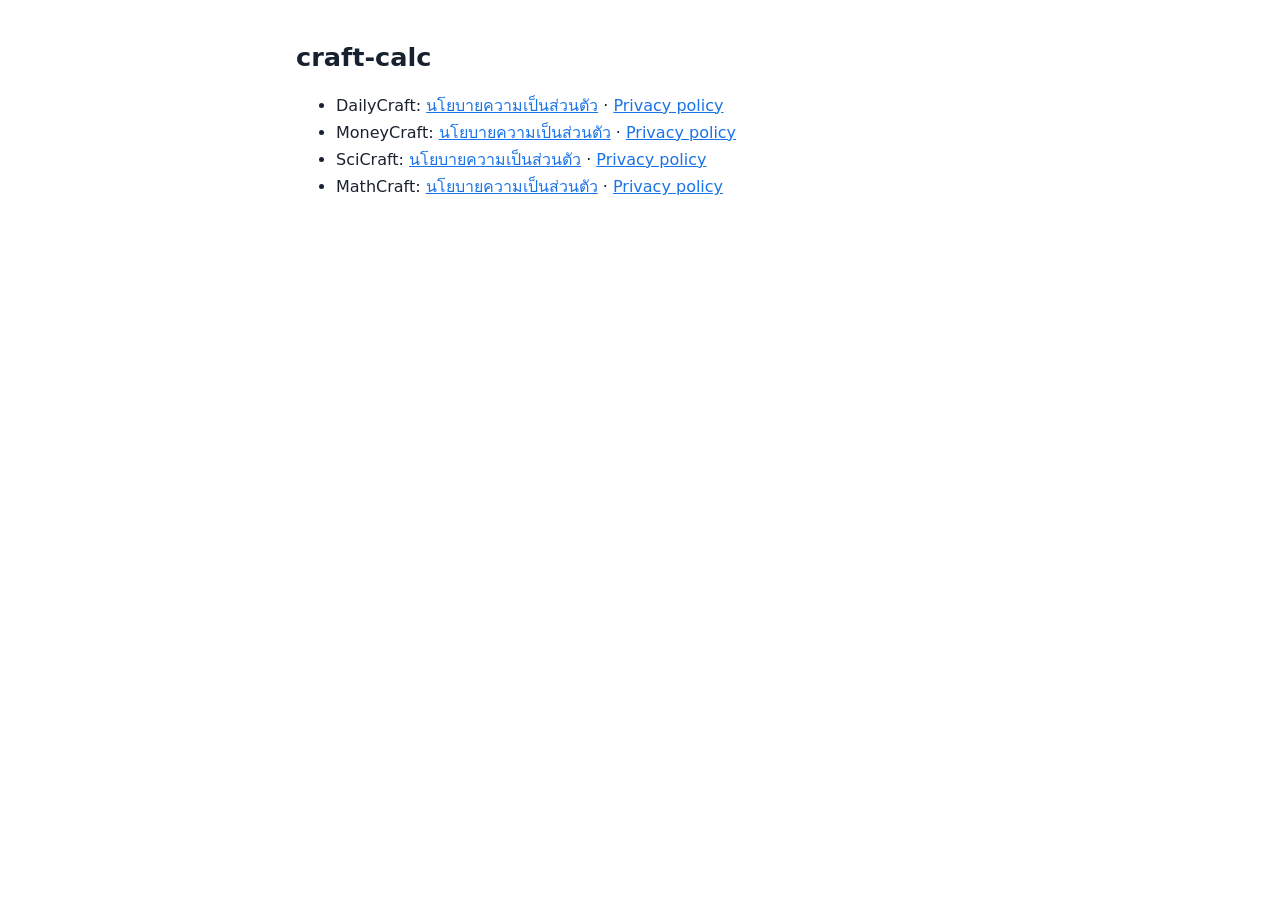
<file: index.html>
<!doctype html>
<html lang="th">
<head>
<meta charset="utf-8">
<meta name="viewport" content="width=device-width, initial-scale=1">
<title>craft-calc</title>
<link rel="stylesheet" href="style.css">
</head>
<body>
<main>
<h1>craft-calc</h1>
<ul>
<li>DailyCraft: <a href="dailycraft/privacy.html">นโยบายความเป็นส่วนตัว</a> · <a href="dailycraft/privacy-en.html">Privacy policy</a></li>
<li>MoneyCraft: <a href="moneycraft/privacy.html">นโยบายความเป็นส่วนตัว</a> · <a href="moneycraft/privacy-en.html">Privacy policy</a></li>
<li>SciCraft: <a href="scicraft/privacy.html">นโยบายความเป็นส่วนตัว</a> · <a href="scicraft/privacy-en.html">Privacy policy</a></li>
<li>MathCraft: <a href="mathcraft/privacy.html">นโยบายความเป็นส่วนตัว</a> · <a href="mathcraft/privacy-en.html">Privacy policy</a></li>
</ul>
</main>
</body>
</html>
</file>
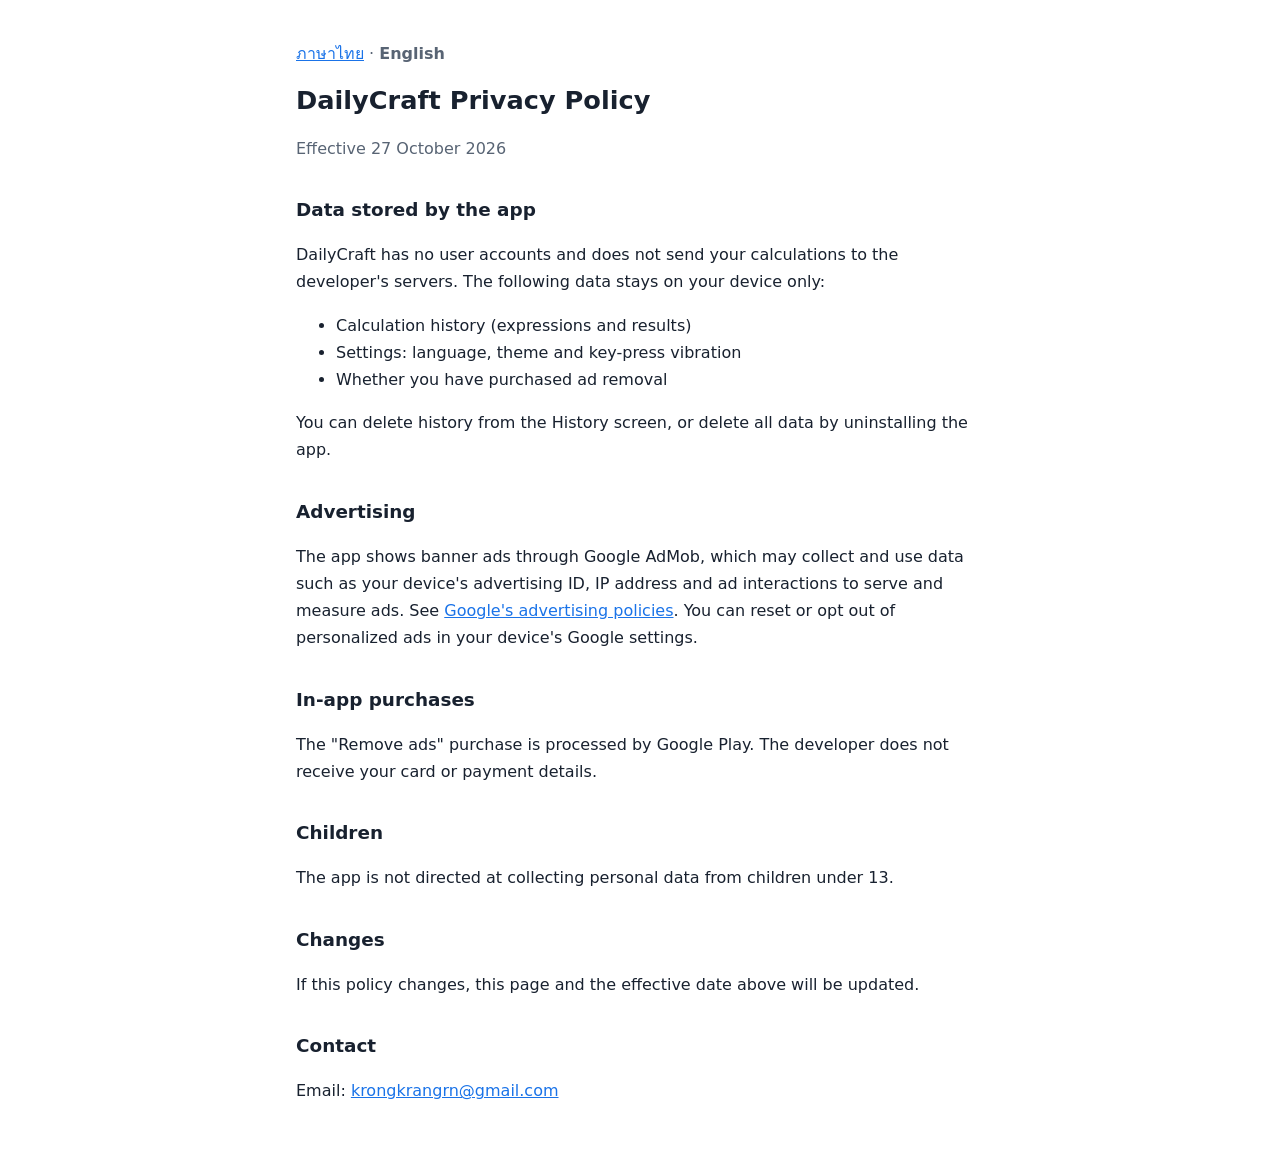
<file: dailycraft/privacy-en.html>
<!doctype html>
<html lang="en">
<head>
<meta charset="utf-8">
<meta name="viewport" content="width=device-width, initial-scale=1">
<title>Privacy Policy – DailyCraft</title>
<link rel="stylesheet" href="../style.css">
</head>
<body>
<main>
<p class="lang"><a href="privacy.html" hreflang="th">ภาษาไทย</a> · <strong>English</strong></p>
<h1>DailyCraft Privacy Policy</h1>
<p class="meta">Effective 27 October 2026</p>

<h2>Data stored by the app</h2>
<p>DailyCraft has no user accounts and does not send your calculations to the developer's servers. The following data stays on your device only:</p>
<ul>
<li>Calculation history (expressions and results)</li>
<li>Settings: language, theme and key-press vibration</li>
<li>Whether you have purchased ad removal</li>
</ul>
<p>You can delete history from the History screen, or delete all data by uninstalling the app.</p>

<h2>Advertising</h2>
<p>The app shows banner ads through Google AdMob, which may collect and use data such as your device's advertising ID, IP address and ad interactions to serve and measure ads. See <a href="https://policies.google.com/technologies/ads">Google's advertising policies</a>. You can reset or opt out of personalized ads in your device's Google settings.</p>

<h2>In-app purchases</h2>
<p>The "Remove ads" purchase is processed by Google Play. The developer does not receive your card or payment details.</p>

<h2>Children</h2>
<p>The app is not directed at collecting personal data from children under 13.</p>

<h2>Changes</h2>
<p>If this policy changes, this page and the effective date above will be updated.</p>

<h2>Contact</h2>
<p>Email: <a href="mailto:krongkrangrn@gmail.com">krongkrangrn@gmail.com</a></p>
</main>
</body>
</html>
</file>
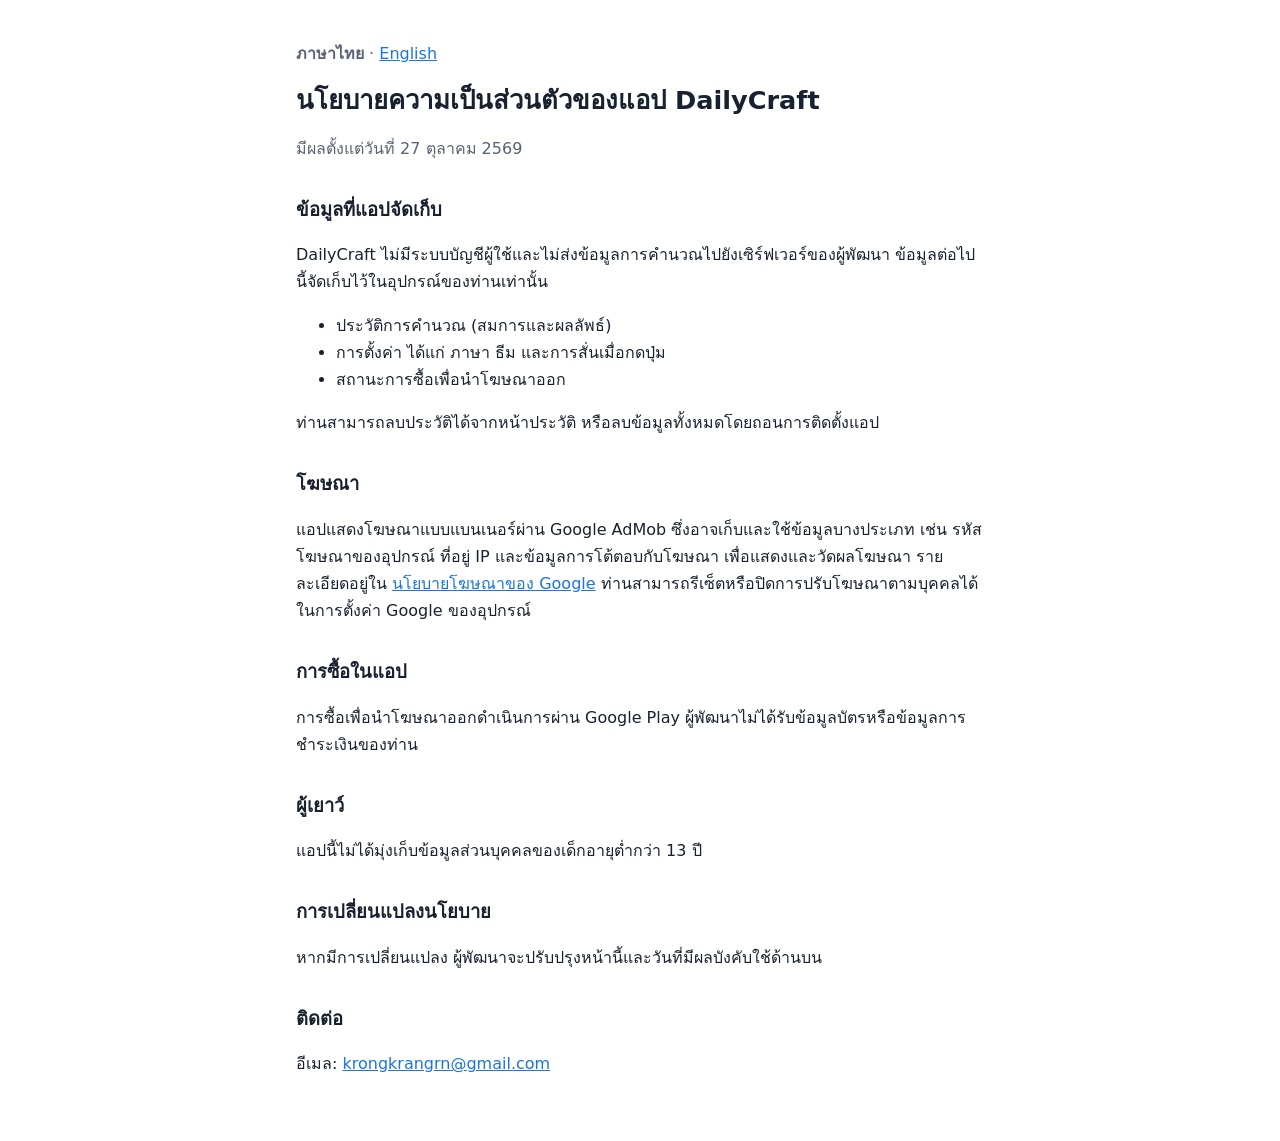
<file: dailycraft/privacy.html>
<!doctype html>
<html lang="th">
<head>
<meta charset="utf-8">
<meta name="viewport" content="width=device-width, initial-scale=1">
<title>นโยบายความเป็นส่วนตัว – DailyCraft</title>
<link rel="stylesheet" href="../style.css">
</head>
<body>
<main>
<p class="lang"><strong>ภาษาไทย</strong> · <a href="privacy-en.html" hreflang="en">English</a></p>
<h1>นโยบายความเป็นส่วนตัวของแอป DailyCraft</h1>
<p class="meta">มีผลตั้งแต่วันที่ 27 ตุลาคม 2569</p>

<h2>ข้อมูลที่แอปจัดเก็บ</h2>
<p>DailyCraft ไม่มีระบบบัญชีผู้ใช้และไม่ส่งข้อมูลการคำนวณไปยังเซิร์ฟเวอร์ของผู้พัฒนา ข้อมูลต่อไปนี้จัดเก็บไว้ในอุปกรณ์ของท่านเท่านั้น</p>
<ul>
<li>ประวัติการคำนวณ (สมการและผลลัพธ์)</li>
<li>การตั้งค่า ได้แก่ ภาษา ธีม และการสั่นเมื่อกดปุ่ม</li>
<li>สถานะการซื้อเพื่อนำโฆษณาออก</li>
</ul>
<p>ท่านสามารถลบประวัติได้จากหน้าประวัติ หรือลบข้อมูลทั้งหมดโดยถอนการติดตั้งแอป</p>

<h2>โฆษณา</h2>
<p>แอปแสดงโฆษณาแบบแบนเนอร์ผ่าน Google AdMob ซึ่งอาจเก็บและใช้ข้อมูลบางประเภท เช่น รหัสโฆษณาของอุปกรณ์ ที่อยู่ IP และข้อมูลการโต้ตอบกับโฆษณา เพื่อแสดงและวัดผลโฆษณา รายละเอียดอยู่ใน <a href="https://policies.google.com/technologies/ads?hl=th">นโยบายโฆษณาของ Google</a> ท่านสามารถรีเซ็ตหรือปิดการปรับโฆษณาตามบุคคลได้ในการตั้งค่า Google ของอุปกรณ์</p>

<h2>การซื้อในแอป</h2>
<p>การซื้อเพื่อนำโฆษณาออกดำเนินการผ่าน Google Play ผู้พัฒนาไม่ได้รับข้อมูลบัตรหรือข้อมูลการชำระเงินของท่าน</p>

<h2>ผู้เยาว์</h2>
<p>แอปนี้ไม่ได้มุ่งเก็บข้อมูลส่วนบุคคลของเด็กอายุต่ำกว่า 13 ปี</p>

<h2>การเปลี่ยนแปลงนโยบาย</h2>
<p>หากมีการเปลี่ยนแปลง ผู้พัฒนาจะปรับปรุงหน้านี้และวันที่มีผลบังคับใช้ด้านบน</p>

<h2>ติดต่อ</h2>
<p>อีเมล: <a href="mailto:krongkrangrn@gmail.com">krongkrangrn@gmail.com</a></p>
</main>
</body>
</html>
</file>
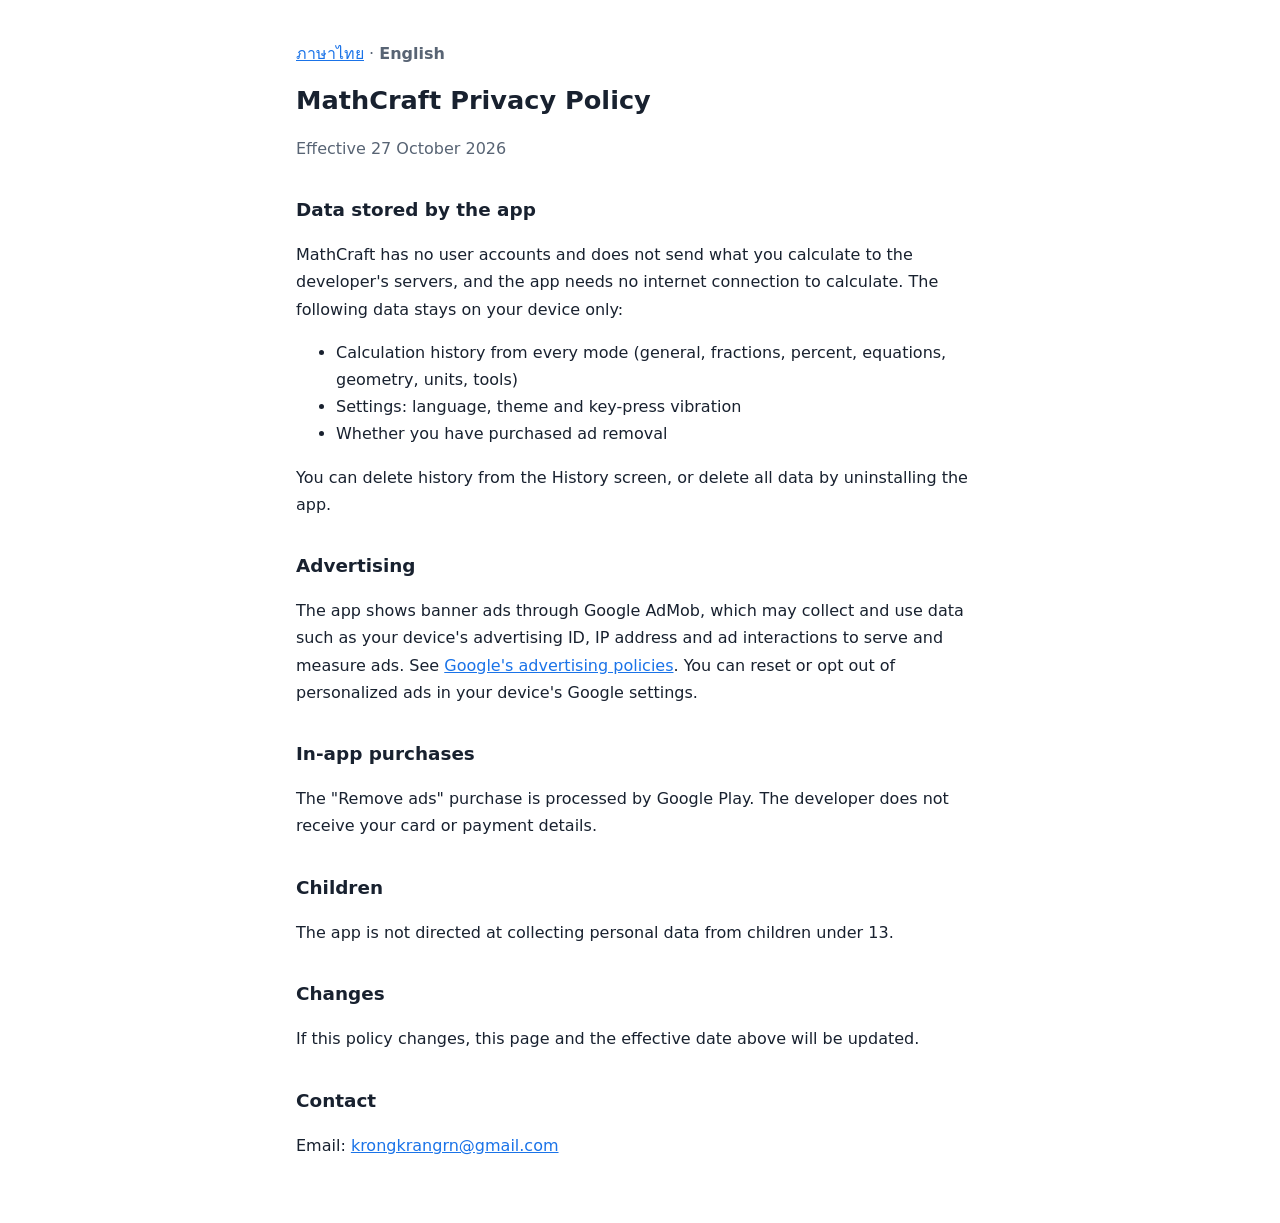
<file: mathcraft/privacy-en.html>
<!doctype html>
<html lang="en">
<head>
<meta charset="utf-8">
<meta name="viewport" content="width=device-width, initial-scale=1">
<title>Privacy Policy – MathCraft</title>
<link rel="stylesheet" href="../style.css">
</head>
<body>
<main>
<p class="lang"><a href="privacy.html" hreflang="th">ภาษาไทย</a> · <strong>English</strong></p>
<h1>MathCraft Privacy Policy</h1>
<p class="meta">Effective 27 October 2026</p>

<h2>Data stored by the app</h2>
<p>MathCraft has no user accounts and does not send what you calculate to the developer's servers, and the app needs no internet connection to calculate. The following data stays on your device only:</p>
<ul>
<li>Calculation history from every mode (general, fractions, percent, equations, geometry, units, tools)</li>
<li>Settings: language, theme and key-press vibration</li>
<li>Whether you have purchased ad removal</li>
</ul>
<p>You can delete history from the History screen, or delete all data by uninstalling the app.</p>

<h2>Advertising</h2>
<p>The app shows banner ads through Google AdMob, which may collect and use data such as your device's advertising ID, IP address and ad interactions to serve and measure ads. See <a href="https://policies.google.com/technologies/ads">Google's advertising policies</a>. You can reset or opt out of personalized ads in your device's Google settings.</p>

<h2>In-app purchases</h2>
<p>The "Remove ads" purchase is processed by Google Play. The developer does not receive your card or payment details.</p>

<h2>Children</h2>
<p>The app is not directed at collecting personal data from children under 13.</p>

<h2>Changes</h2>
<p>If this policy changes, this page and the effective date above will be updated.</p>

<h2>Contact</h2>
<p>Email: <a href="mailto:krongkrangrn@gmail.com">krongkrangrn@gmail.com</a></p>
</main>
</body>
</html>
</file>
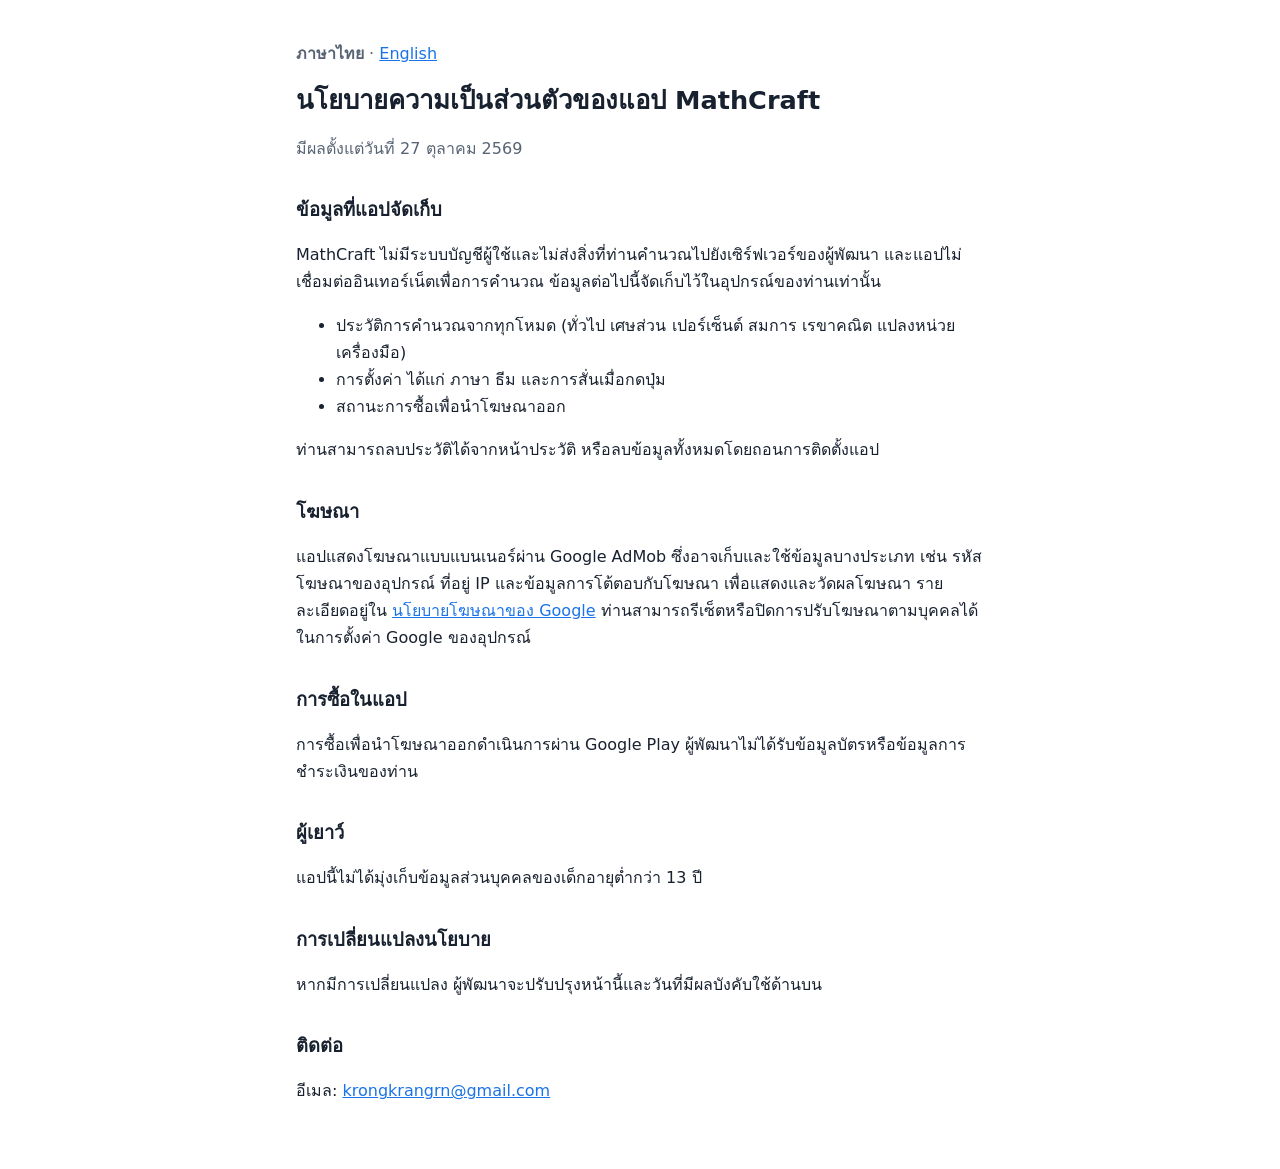
<file: mathcraft/privacy.html>
<!doctype html>
<html lang="th">
<head>
<meta charset="utf-8">
<meta name="viewport" content="width=device-width, initial-scale=1">
<title>นโยบายความเป็นส่วนตัว – MathCraft</title>
<link rel="stylesheet" href="../style.css">
</head>
<body>
<main>
<p class="lang"><strong>ภาษาไทย</strong> · <a href="privacy-en.html" hreflang="en">English</a></p>
<h1>นโยบายความเป็นส่วนตัวของแอป MathCraft</h1>
<p class="meta">มีผลตั้งแต่วันที่ 27 ตุลาคม 2569</p>

<h2>ข้อมูลที่แอปจัดเก็บ</h2>
<p>MathCraft ไม่มีระบบบัญชีผู้ใช้และไม่ส่งสิ่งที่ท่านคำนวณไปยังเซิร์ฟเวอร์ของผู้พัฒนา และแอปไม่เชื่อมต่ออินเทอร์เน็ตเพื่อการคำนวณ ข้อมูลต่อไปนี้จัดเก็บไว้ในอุปกรณ์ของท่านเท่านั้น</p>
<ul>
<li>ประวัติการคำนวณจากทุกโหมด (ทั่วไป เศษส่วน เปอร์เซ็นต์ สมการ เรขาคณิต แปลงหน่วย เครื่องมือ)</li>
<li>การตั้งค่า ได้แก่ ภาษา ธีม และการสั่นเมื่อกดปุ่ม</li>
<li>สถานะการซื้อเพื่อนำโฆษณาออก</li>
</ul>
<p>ท่านสามารถลบประวัติได้จากหน้าประวัติ หรือลบข้อมูลทั้งหมดโดยถอนการติดตั้งแอป</p>

<h2>โฆษณา</h2>
<p>แอปแสดงโฆษณาแบบแบนเนอร์ผ่าน Google AdMob ซึ่งอาจเก็บและใช้ข้อมูลบางประเภท เช่น รหัสโฆษณาของอุปกรณ์ ที่อยู่ IP และข้อมูลการโต้ตอบกับโฆษณา เพื่อแสดงและวัดผลโฆษณา รายละเอียดอยู่ใน <a href="https://policies.google.com/technologies/ads?hl=th">นโยบายโฆษณาของ Google</a> ท่านสามารถรีเซ็ตหรือปิดการปรับโฆษณาตามบุคคลได้ในการตั้งค่า Google ของอุปกรณ์</p>

<h2>การซื้อในแอป</h2>
<p>การซื้อเพื่อนำโฆษณาออกดำเนินการผ่าน Google Play ผู้พัฒนาไม่ได้รับข้อมูลบัตรหรือข้อมูลการชำระเงินของท่าน</p>

<h2>ผู้เยาว์</h2>
<p>แอปนี้ไม่ได้มุ่งเก็บข้อมูลส่วนบุคคลของเด็กอายุต่ำกว่า 13 ปี</p>

<h2>การเปลี่ยนแปลงนโยบาย</h2>
<p>หากมีการเปลี่ยนแปลง ผู้พัฒนาจะปรับปรุงหน้านี้และวันที่มีผลบังคับใช้ด้านบน</p>

<h2>ติดต่อ</h2>
<p>อีเมล: <a href="mailto:krongkrangrn@gmail.com">krongkrangrn@gmail.com</a></p>
</main>
</body>
</html>
</file>
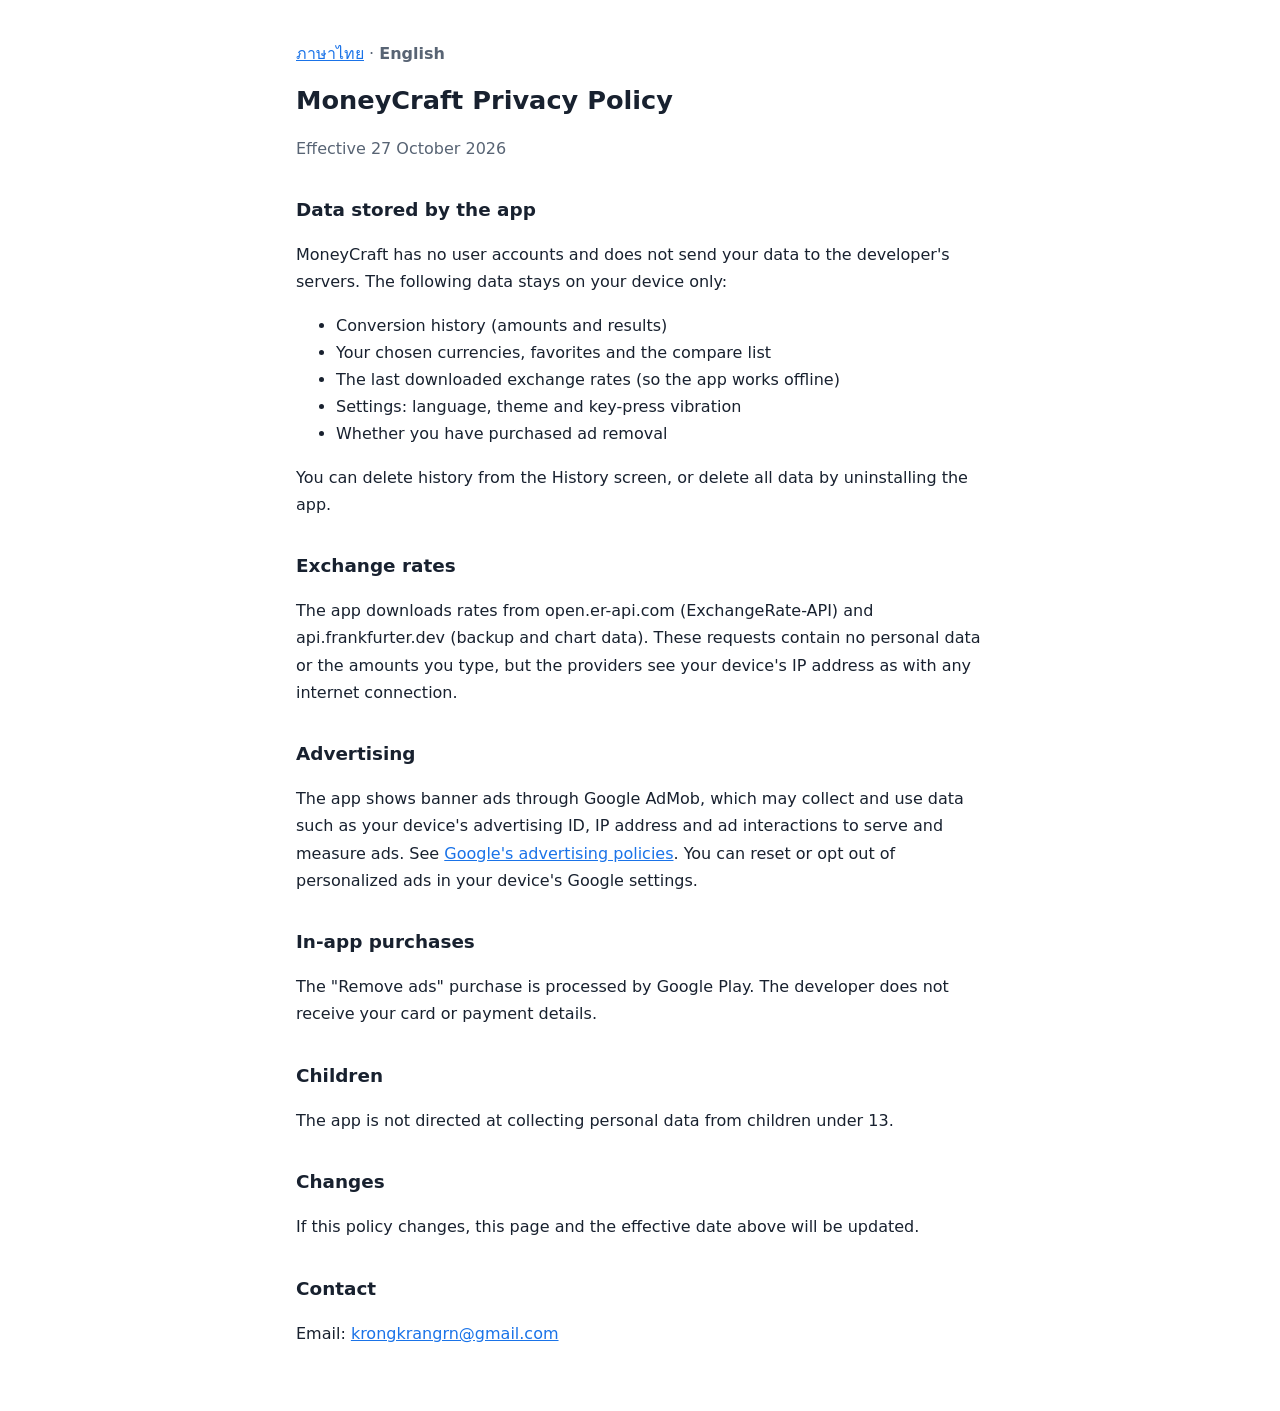
<file: moneycraft/privacy-en.html>
<!doctype html>
<html lang="en">
<head>
<meta charset="utf-8">
<meta name="viewport" content="width=device-width, initial-scale=1">
<title>Privacy Policy – MoneyCraft</title>
<link rel="stylesheet" href="../style.css">
</head>
<body>
<main>
<p class="lang"><a href="privacy.html" hreflang="th">ภาษาไทย</a> · <strong>English</strong></p>
<h1>MoneyCraft Privacy Policy</h1>
<p class="meta">Effective 27 October 2026</p>

<h2>Data stored by the app</h2>
<p>MoneyCraft has no user accounts and does not send your data to the developer's servers. The following data stays on your device only:</p>
<ul>
<li>Conversion history (amounts and results)</li>
<li>Your chosen currencies, favorites and the compare list</li>
<li>The last downloaded exchange rates (so the app works offline)</li>
<li>Settings: language, theme and key-press vibration</li>
<li>Whether you have purchased ad removal</li>
</ul>
<p>You can delete history from the History screen, or delete all data by uninstalling the app.</p>

<h2>Exchange rates</h2>
<p>The app downloads rates from open.er-api.com (ExchangeRate-API) and api.frankfurter.dev (backup and chart data). These requests contain no personal data or the amounts you type, but the providers see your device's IP address as with any internet connection.</p>

<h2>Advertising</h2>
<p>The app shows banner ads through Google AdMob, which may collect and use data such as your device's advertising ID, IP address and ad interactions to serve and measure ads. See <a href="https://policies.google.com/technologies/ads">Google's advertising policies</a>. You can reset or opt out of personalized ads in your device's Google settings.</p>

<h2>In-app purchases</h2>
<p>The "Remove ads" purchase is processed by Google Play. The developer does not receive your card or payment details.</p>

<h2>Children</h2>
<p>The app is not directed at collecting personal data from children under 13.</p>

<h2>Changes</h2>
<p>If this policy changes, this page and the effective date above will be updated.</p>

<h2>Contact</h2>
<p>Email: <a href="mailto:krongkrangrn@gmail.com">krongkrangrn@gmail.com</a></p>
</main>
</body>
</html>
</file>
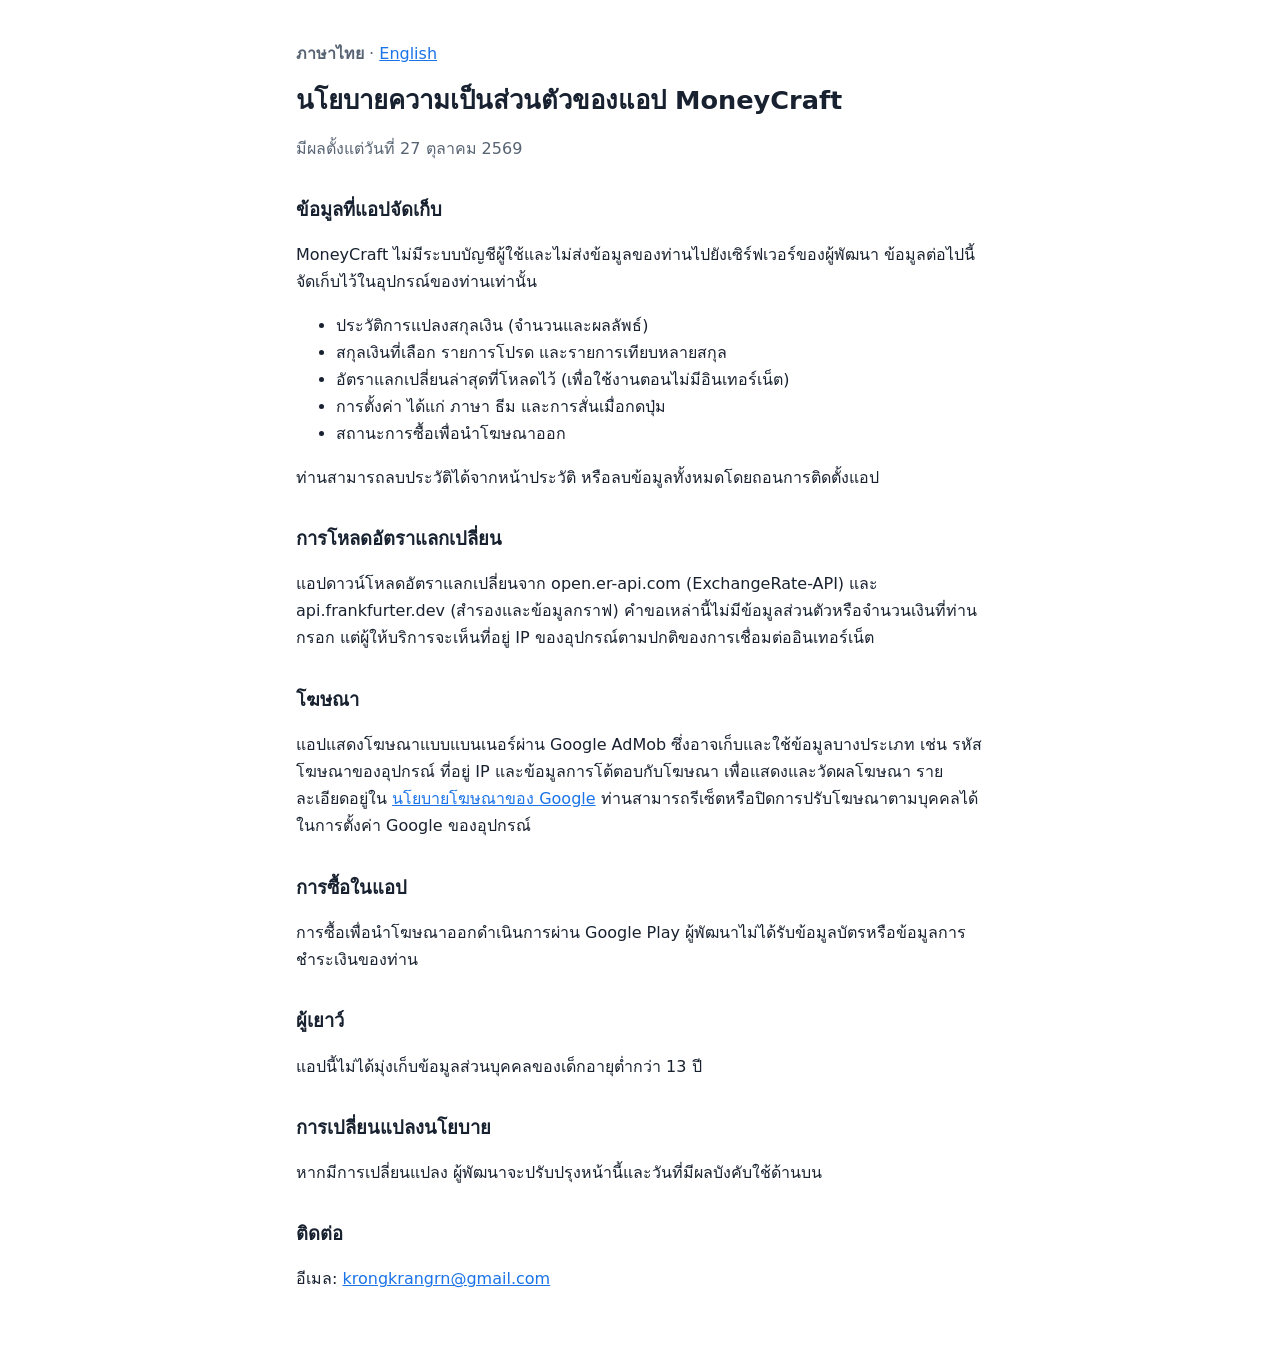
<file: moneycraft/privacy.html>
<!doctype html>
<html lang="th">
<head>
<meta charset="utf-8">
<meta name="viewport" content="width=device-width, initial-scale=1">
<title>นโยบายความเป็นส่วนตัว – MoneyCraft</title>
<link rel="stylesheet" href="../style.css">
</head>
<body>
<main>
<p class="lang"><strong>ภาษาไทย</strong> · <a href="privacy-en.html" hreflang="en">English</a></p>
<h1>นโยบายความเป็นส่วนตัวของแอป MoneyCraft</h1>
<p class="meta">มีผลตั้งแต่วันที่ 27 ตุลาคม 2569</p>

<h2>ข้อมูลที่แอปจัดเก็บ</h2>
<p>MoneyCraft ไม่มีระบบบัญชีผู้ใช้และไม่ส่งข้อมูลของท่านไปยังเซิร์ฟเวอร์ของผู้พัฒนา ข้อมูลต่อไปนี้จัดเก็บไว้ในอุปกรณ์ของท่านเท่านั้น</p>
<ul>
<li>ประวัติการแปลงสกุลเงิน (จำนวนและผลลัพธ์)</li>
<li>สกุลเงินที่เลือก รายการโปรด และรายการเทียบหลายสกุล</li>
<li>อัตราแลกเปลี่ยนล่าสุดที่โหลดไว้ (เพื่อใช้งานตอนไม่มีอินเทอร์เน็ต)</li>
<li>การตั้งค่า ได้แก่ ภาษา ธีม และการสั่นเมื่อกดปุ่ม</li>
<li>สถานะการซื้อเพื่อนำโฆษณาออก</li>
</ul>
<p>ท่านสามารถลบประวัติได้จากหน้าประวัติ หรือลบข้อมูลทั้งหมดโดยถอนการติดตั้งแอป</p>

<h2>การโหลดอัตราแลกเปลี่ยน</h2>
<p>แอปดาวน์โหลดอัตราแลกเปลี่ยนจาก open.er-api.com (ExchangeRate-API) และ api.frankfurter.dev (สำรองและข้อมูลกราฟ) คำขอเหล่านี้ไม่มีข้อมูลส่วนตัวหรือจำนวนเงินที่ท่านกรอก แต่ผู้ให้บริการจะเห็นที่อยู่ IP ของอุปกรณ์ตามปกติของการเชื่อมต่ออินเทอร์เน็ต</p>

<h2>โฆษณา</h2>
<p>แอปแสดงโฆษณาแบบแบนเนอร์ผ่าน Google AdMob ซึ่งอาจเก็บและใช้ข้อมูลบางประเภท เช่น รหัสโฆษณาของอุปกรณ์ ที่อยู่ IP และข้อมูลการโต้ตอบกับโฆษณา เพื่อแสดงและวัดผลโฆษณา รายละเอียดอยู่ใน <a href="https://policies.google.com/technologies/ads?hl=th">นโยบายโฆษณาของ Google</a> ท่านสามารถรีเซ็ตหรือปิดการปรับโฆษณาตามบุคคลได้ในการตั้งค่า Google ของอุปกรณ์</p>

<h2>การซื้อในแอป</h2>
<p>การซื้อเพื่อนำโฆษณาออกดำเนินการผ่าน Google Play ผู้พัฒนาไม่ได้รับข้อมูลบัตรหรือข้อมูลการชำระเงินของท่าน</p>

<h2>ผู้เยาว์</h2>
<p>แอปนี้ไม่ได้มุ่งเก็บข้อมูลส่วนบุคคลของเด็กอายุต่ำกว่า 13 ปี</p>

<h2>การเปลี่ยนแปลงนโยบาย</h2>
<p>หากมีการเปลี่ยนแปลง ผู้พัฒนาจะปรับปรุงหน้านี้และวันที่มีผลบังคับใช้ด้านบน</p>

<h2>ติดต่อ</h2>
<p>อีเมล: <a href="mailto:krongkrangrn@gmail.com">krongkrangrn@gmail.com</a></p>
</main>
</body>
</html>
</file>
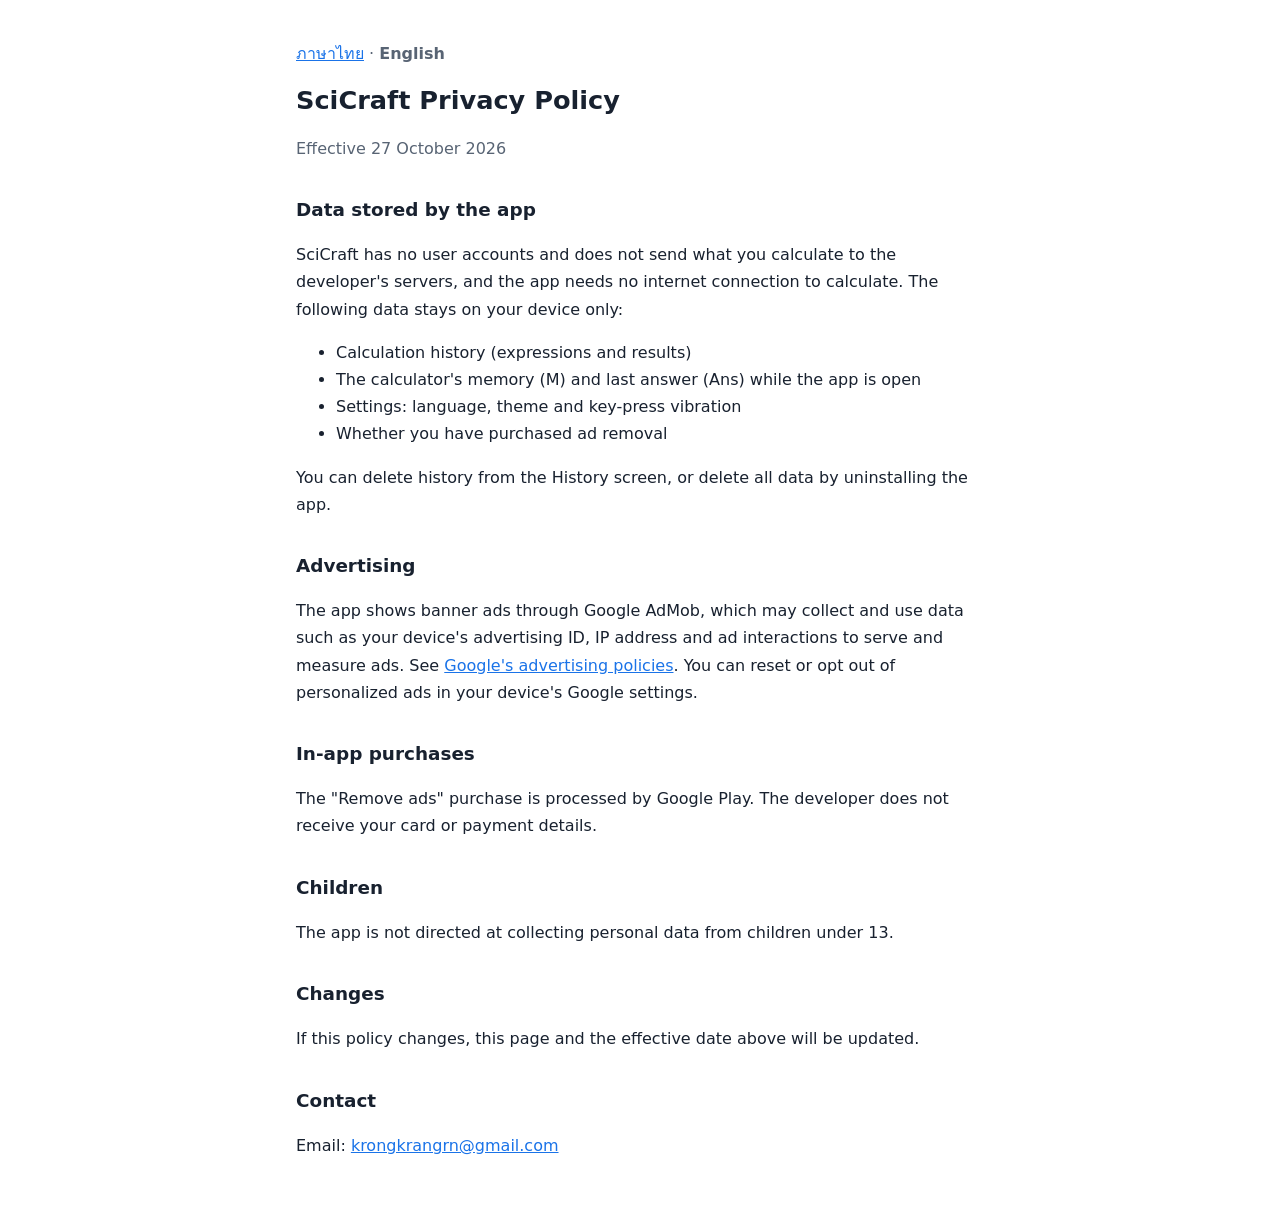
<file: scicraft/privacy-en.html>
<!doctype html>
<html lang="en">
<head>
<meta charset="utf-8">
<meta name="viewport" content="width=device-width, initial-scale=1">
<title>Privacy Policy – SciCraft</title>
<link rel="stylesheet" href="../style.css">
</head>
<body>
<main>
<p class="lang"><a href="privacy.html" hreflang="th">ภาษาไทย</a> · <strong>English</strong></p>
<h1>SciCraft Privacy Policy</h1>
<p class="meta">Effective 27 October 2026</p>

<h2>Data stored by the app</h2>
<p>SciCraft has no user accounts and does not send what you calculate to the developer's servers, and the app needs no internet connection to calculate. The following data stays on your device only:</p>
<ul>
<li>Calculation history (expressions and results)</li>
<li>The calculator's memory (M) and last answer (Ans) while the app is open</li>
<li>Settings: language, theme and key-press vibration</li>
<li>Whether you have purchased ad removal</li>
</ul>
<p>You can delete history from the History screen, or delete all data by uninstalling the app.</p>

<h2>Advertising</h2>
<p>The app shows banner ads through Google AdMob, which may collect and use data such as your device's advertising ID, IP address and ad interactions to serve and measure ads. See <a href="https://policies.google.com/technologies/ads">Google's advertising policies</a>. You can reset or opt out of personalized ads in your device's Google settings.</p>

<h2>In-app purchases</h2>
<p>The "Remove ads" purchase is processed by Google Play. The developer does not receive your card or payment details.</p>

<h2>Children</h2>
<p>The app is not directed at collecting personal data from children under 13.</p>

<h2>Changes</h2>
<p>If this policy changes, this page and the effective date above will be updated.</p>

<h2>Contact</h2>
<p>Email: <a href="mailto:krongkrangrn@gmail.com">krongkrangrn@gmail.com</a></p>
</main>
</body>
</html>
</file>
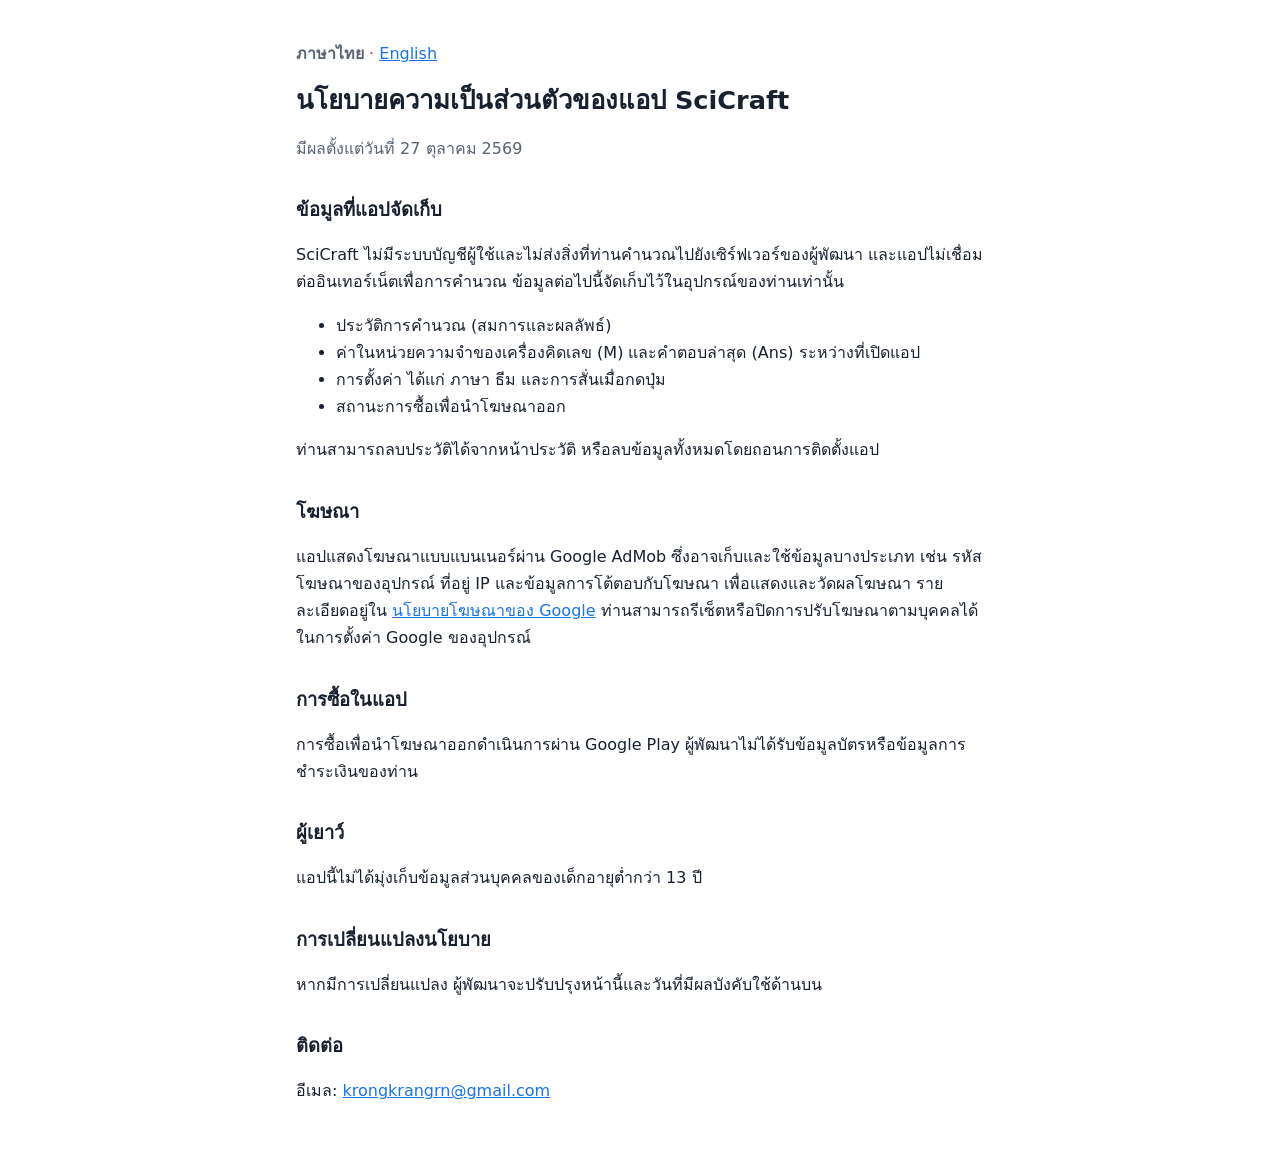
<file: scicraft/privacy.html>
<!doctype html>
<html lang="th">
<head>
<meta charset="utf-8">
<meta name="viewport" content="width=device-width, initial-scale=1">
<title>นโยบายความเป็นส่วนตัว – SciCraft</title>
<link rel="stylesheet" href="../style.css">
</head>
<body>
<main>
<p class="lang"><strong>ภาษาไทย</strong> · <a href="privacy-en.html" hreflang="en">English</a></p>
<h1>นโยบายความเป็นส่วนตัวของแอป SciCraft</h1>
<p class="meta">มีผลตั้งแต่วันที่ 27 ตุลาคม 2569</p>

<h2>ข้อมูลที่แอปจัดเก็บ</h2>
<p>SciCraft ไม่มีระบบบัญชีผู้ใช้และไม่ส่งสิ่งที่ท่านคำนวณไปยังเซิร์ฟเวอร์ของผู้พัฒนา และแอปไม่เชื่อมต่ออินเทอร์เน็ตเพื่อการคำนวณ ข้อมูลต่อไปนี้จัดเก็บไว้ในอุปกรณ์ของท่านเท่านั้น</p>
<ul>
<li>ประวัติการคำนวณ (สมการและผลลัพธ์)</li>
<li>ค่าในหน่วยความจำของเครื่องคิดเลข (M) และคำตอบล่าสุด (Ans) ระหว่างที่เปิดแอป</li>
<li>การตั้งค่า ได้แก่ ภาษา ธีม และการสั่นเมื่อกดปุ่ม</li>
<li>สถานะการซื้อเพื่อนำโฆษณาออก</li>
</ul>
<p>ท่านสามารถลบประวัติได้จากหน้าประวัติ หรือลบข้อมูลทั้งหมดโดยถอนการติดตั้งแอป</p>

<h2>โฆษณา</h2>
<p>แอปแสดงโฆษณาแบบแบนเนอร์ผ่าน Google AdMob ซึ่งอาจเก็บและใช้ข้อมูลบางประเภท เช่น รหัสโฆษณาของอุปกรณ์ ที่อยู่ IP และข้อมูลการโต้ตอบกับโฆษณา เพื่อแสดงและวัดผลโฆษณา รายละเอียดอยู่ใน <a href="https://policies.google.com/technologies/ads?hl=th">นโยบายโฆษณาของ Google</a> ท่านสามารถรีเซ็ตหรือปิดการปรับโฆษณาตามบุคคลได้ในการตั้งค่า Google ของอุปกรณ์</p>

<h2>การซื้อในแอป</h2>
<p>การซื้อเพื่อนำโฆษณาออกดำเนินการผ่าน Google Play ผู้พัฒนาไม่ได้รับข้อมูลบัตรหรือข้อมูลการชำระเงินของท่าน</p>

<h2>ผู้เยาว์</h2>
<p>แอปนี้ไม่ได้มุ่งเก็บข้อมูลส่วนบุคคลของเด็กอายุต่ำกว่า 13 ปี</p>

<h2>การเปลี่ยนแปลงนโยบาย</h2>
<p>หากมีการเปลี่ยนแปลง ผู้พัฒนาจะปรับปรุงหน้านี้และวันที่มีผลบังคับใช้ด้านบน</p>

<h2>ติดต่อ</h2>
<p>อีเมล: <a href="mailto:krongkrangrn@gmail.com">krongkrangrn@gmail.com</a></p>
</main>
</body>
</html>
</file>
<file: style.css>
:root { --bg: #ffffff; --fg: #18212f; --muted: #586474; --accent: #1a73e8; }
@media (prefers-color-scheme: dark) {
  :root { --bg: #111820; --fg: #f4f7fc; --muted: #b3bfce; --accent: #8ab4f8; }
}
* { box-sizing: border-box; }
body { margin: 0; background: var(--bg); color: var(--fg);
  font: 16px/1.7 "Noto Sans Thai", Inter, system-ui, sans-serif; }
main { max-width: 720px; margin: 0 auto; padding: 24px 16px 48px; }
h1 { font-size: 1.6rem; line-height: 1.3; }
h2 { font-size: 1.15rem; margin-top: 2rem; }
a { color: var(--accent); }
.meta, .lang { color: var(--muted); }
.todo { background: #fff3cd; color: #5c4400; padding: 0 4px; }
</file>
